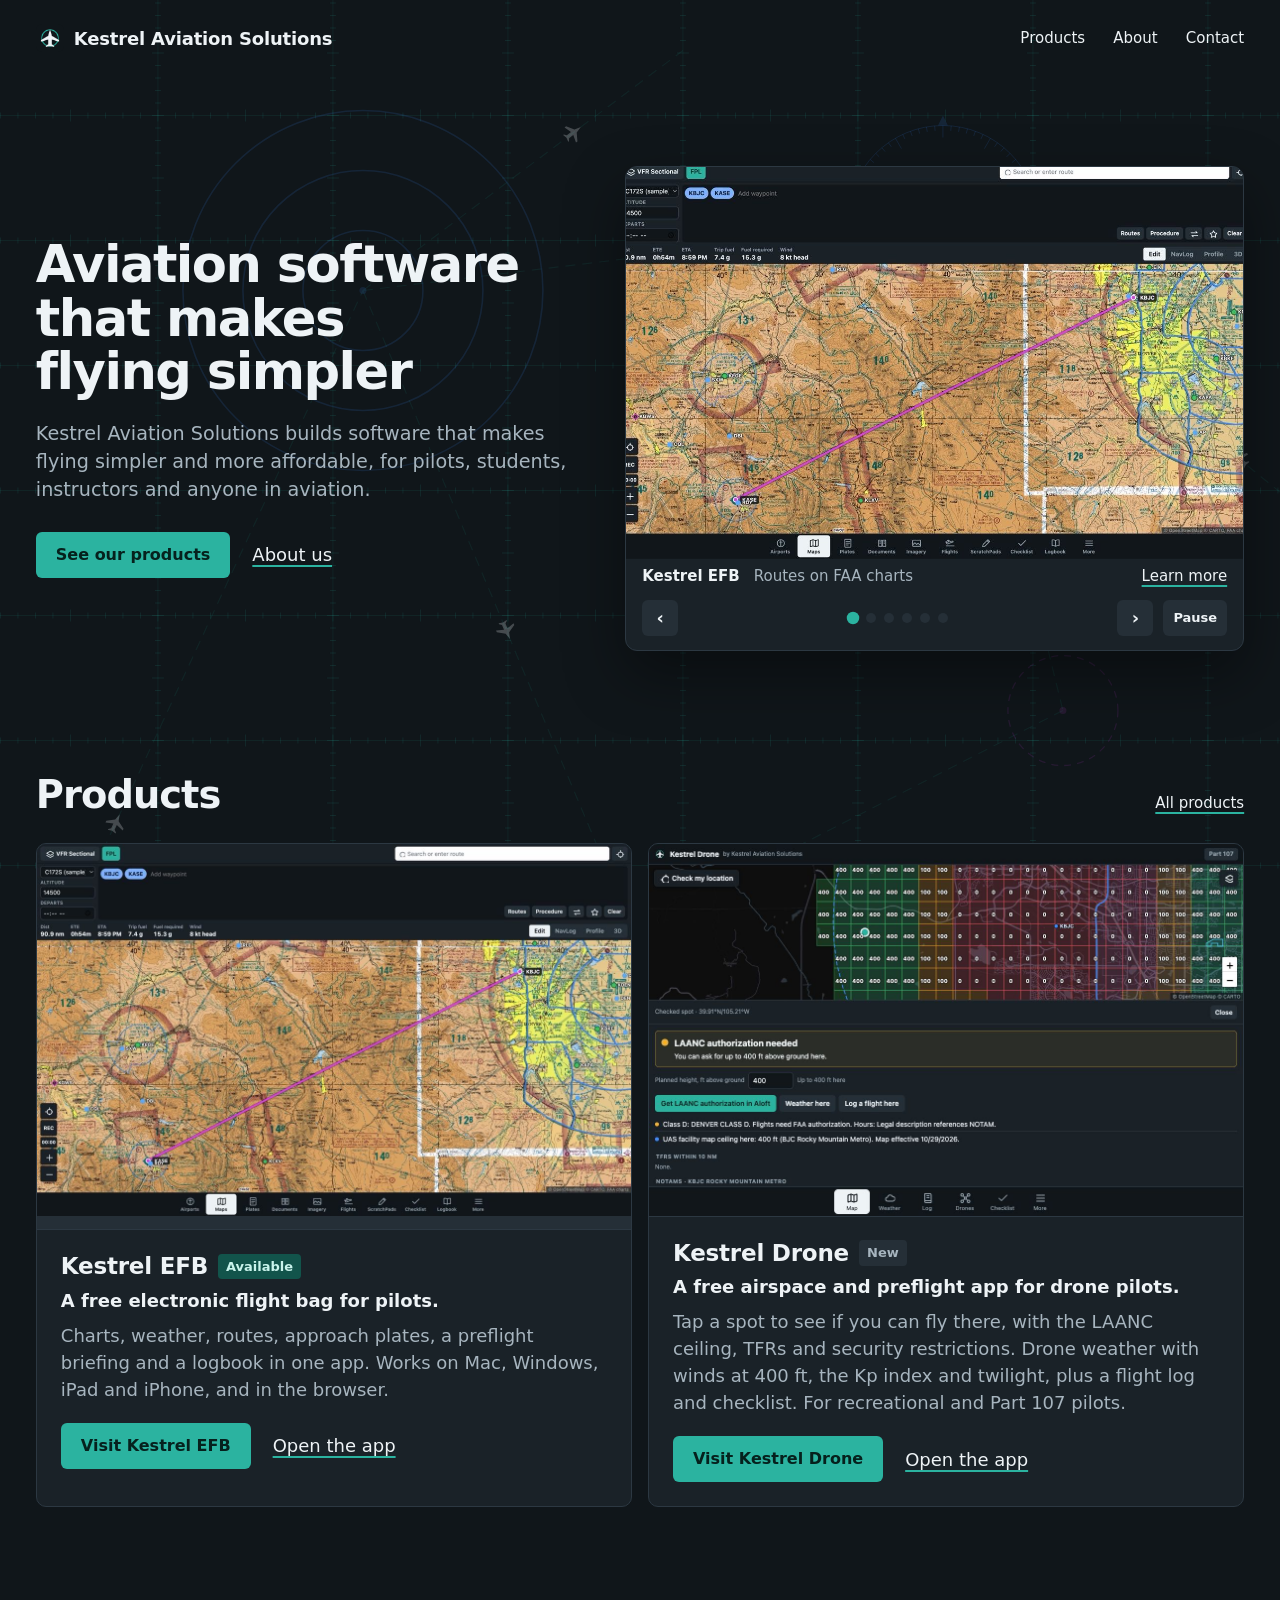
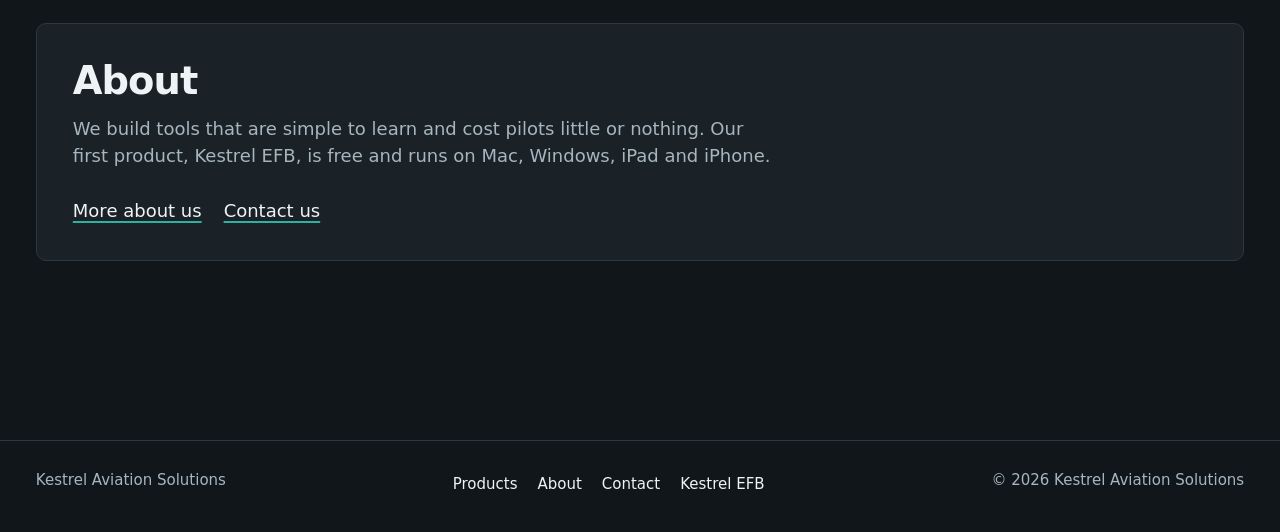
<file: index.html>
<!doctype html>
<html lang="en">
<head>
<meta charset="utf-8">
<meta name="viewport" content="width=device-width, initial-scale=1">
<title>Kestrel Aviation Solutions · Aviation software for pilots</title>
<meta name="description" content="Kestrel Aviation Solutions builds software that makes flying simpler and more affordable, for pilots, students, instructors and anyone in aviation.">
<meta name="theme-color" content="#10161a">
<link rel="canonical" href="https://kestrelaviation.tech/">
<meta property="og:type" content="website">
<meta property="og:site_name" content="Kestrel Aviation Solutions">
<meta property="og:title" content="Kestrel Aviation Solutions · Aviation software for pilots">
<meta property="og:description" content="Kestrel Aviation Solutions builds software that makes flying simpler and more affordable, for pilots, students, instructors and anyone in aviation.">
<meta property="og:url" content="https://kestrelaviation.tech/">
<meta property="og:image" content="https://kestrelaviation.tech/img/kestrel-efb.jpg">
<meta name="twitter:card" content="summary_large_image">
<link rel="icon" href="/img/icon.svg" type="image/svg+xml">
<link rel="icon" href="/img/favicon.png" type="image/png" sizes="64x64">
<link rel="apple-touch-icon" href="/img/icon-180.png">
<link rel="stylesheet" href="/css/site.css">
<script>document.documentElement.classList.add('js')</script>
</head>
<body>
<header class="nav">
  <a class="mark" href="/"><img src="/img/icon-180.png" width="28" height="28" alt="">Kestrel Aviation Solutions</a>
  <nav aria-label="Main"><ul><li><a href="/products.html">Products</a></li><li class=opt><a href="/about.html">About</a></li><li><a href="/contact.html">Contact</a></li></ul></nav>
</header>
<main>
<section class="intro wrap hero-split">
  <div class="copy">
  <h1 data-rise>Aviation software that makes flying simpler</h1>
  <p data-rise style="--i:1">Kestrel Aviation Solutions builds software that makes flying simpler and more affordable, for pilots, students, instructors and anyone in aviation.</p>
  <div class="acts" data-rise style="--i:2">
    <a class="btn" href="/products.html">See our products</a>
    <a class="link" href="/about.html">About us</a>
  </div>
  </div>
  <div class="art" data-rise style="--i:3"><div class="carousel" aria-roledescription="carousel" aria-label="Our products">
    <div class="track" tabindex="0">
      <figure class="slide" role="group" aria-roledescription="slide" aria-label="1 of 6: Kestrel EFB">
        <img src="/img/slides/efb-route.jpg" width="1200" height="750" alt="A route from Rocky Mountain Metropolitan to Aspen on a VFR sectional chart, with distance, time and fuel">
        <figcaption><span class="prod">Kestrel EFB</span><span class="cap">Routes on FAA charts</span><a class="link" href="https://efb.kestrelaviation.tech">Learn more</a></figcaption>
      </figure>
      <figure class="slide" role="group" aria-roledescription="slide" aria-label="2 of 6: Kestrel Drone">
        <img src="/img/slides/drone-laanc.jpg" width="1200" height="750" alt="FAA facility map grid near Rocky Mountain Metro, with a spot that needs LAANC authorization up to 400 ft" loading="lazy">
        <figcaption><span class="prod">Kestrel Drone</span><span class="cap">LAANC ceilings for every grid square</span><a class="link" href="https://drone.kestrelaviation.tech">Learn more</a></figcaption>
      </figure>
      <figure class="slide" role="group" aria-roledescription="slide" aria-label="3 of 6: Kestrel EFB">
        <img src="/img/slides/efb-airport.jpg" width="1200" height="750" alt="Airport page for Aspen with METAR, TAF, frequencies and runways" loading="lazy">
        <figcaption><span class="prod">Kestrel EFB</span><span class="cap">Airport weather and runways</span><a class="link" href="https://efb.kestrelaviation.tech">Learn more</a></figcaption>
      </figure>
      <figure class="slide" role="group" aria-roledescription="slide" aria-label="4 of 6: Kestrel Drone">
        <img src="/img/slides/drone-restricted.jpg" width="1200" height="750" alt="A check at the White House: restricted, because of prohibited area P-56, a security TFR and the National Park Service" loading="lazy">
        <figcaption><span class="prod">Kestrel Drone</span><span class="cap">Restrictions explained, spot by spot</span><a class="link" href="https://drone.kestrelaviation.tech">Learn more</a></figcaption>
      </figure>
      <figure class="slide" role="group" aria-roledescription="slide" aria-label="5 of 6: Kestrel EFB">
        <img src="/img/slides/efb-3d.jpg" width="1200" height="750" alt="3D terrain view along the route toward Aspen at 14,500 ft" loading="lazy">
        <figcaption><span class="prod">Kestrel EFB</span><span class="cap">Your route over terrain in 3D</span><a class="link" href="https://efb.kestrelaviation.tech">Learn more</a></figcaption>
      </figure>
      <figure class="slide" role="group" aria-roledescription="slide" aria-label="6 of 6: Kestrel Drone">
        <img src="/img/slides/drone-weather.jpg" width="1200" height="750" alt="Drone weather: wind at three heights, conditions, twilight times and the Kp index" loading="lazy">
        <figcaption><span class="prod">Kestrel Drone</span><span class="cap">Weather for drones</span><a class="link" href="https://drone.kestrelaviation.tech">Learn more</a></figcaption>
      </figure>
    </div>
    <div class="controls">
      <button type="button" class="nav-btn prev" aria-label="Previous slide">&#8249;</button>
      <div class="dots"><button type="button" class="dot" aria-label="Show slide 1"></button><button type="button" class="dot" aria-label="Show slide 2"></button><button type="button" class="dot" aria-label="Show slide 3"></button><button type="button" class="dot" aria-label="Show slide 4"></button><button type="button" class="dot" aria-label="Show slide 5"></button><button type="button" class="dot" aria-label="Show slide 6"></button></div>
      <button type="button" class="nav-btn next" aria-label="Next slide">&#8250;</button>
      <button type="button" class="pause" aria-label="Pause">Pause</button>
    </div>
  </div></div>
</section>

<section class="wrap" aria-labelledby="products">
  <div class="sect-head" data-rise>
    <h2 id="products">Products</h2>
    <a class="link small" href="/products.html">All products</a>
  </div>
  <div class="products">
  <article class="product" data-rise style="--i:0">
    <a class="pic" href="https://efb.kestrelaviation.tech" tabindex="-1" aria-hidden="true"><img src="/img/kestrel-efb.jpg" width="1200" height="750" alt="Kestrel EFB showing a route on a VFR sectional chart, with distance, time and fuel above the map" loading="lazy"></a>
    <div class="body">
      <div class="top"><h3>Kestrel EFB</h3><span class="tag on">Available</span></div>
      <p class="summary">A free electronic flight bag for pilots.</p>
      <p class="desc">Charts, weather, routes, approach plates, a preflight briefing and a logbook in one app. Works on Mac, Windows, iPad and iPhone, and in the browser.</p>
      <div class="acts"><a class="btn" href="https://efb.kestrelaviation.tech">Visit Kestrel EFB</a><a class="link" href="https://app.efb.kestrelaviation.tech">Open the app</a></div>
    </div>
  </article>
  <article class="product" data-rise style="--i:1">
    <a class="pic" href="https://drone.kestrelaviation.tech" tabindex="-1" aria-hidden="true"><img src="/img/kestrel-drone.jpg" width="1200" height="750" alt="Kestrel Drone showing the FAA facility map grid near Rocky Mountain Metro airport, with a checked spot that needs LAANC authorization up to 400 ft" loading="lazy"></a>
    <div class="body">
      <div class="top"><h3>Kestrel Drone</h3><span class="tag">New</span></div>
      <p class="summary">A free airspace and preflight app for drone pilots.</p>
      <p class="desc">Tap a spot to see if you can fly there, with the LAANC ceiling, TFRs and security restrictions. Drone weather with winds at 400 ft, the Kp index and twilight, plus a flight log and checklist. For recreational and Part 107 pilots.</p>
      <div class="acts"><a class="btn" href="https://drone.kestrelaviation.tech">Visit Kestrel Drone</a><a class="link" href="https://app.drone.kestrelaviation.tech">Open the app</a></div>
    </div>
  </article>
</div>
</section>

<section class="wrap" aria-labelledby="about">
  <div class="panel" data-rise>
    <h2 id="about">About</h2>
    <p class="soft" style="margin-top:14px">We build tools that are simple to learn and cost pilots little or nothing. Our first product, Kestrel EFB, is free and runs on Mac, Windows, iPad and iPhone.</p>
    <div class="acts"><a class="link" href="/about.html">More about us</a><a class="link" href="/contact.html">Contact us</a></div>
  </div>
</section>

</main>
<footer>
  <div class="in">
    <div>Kestrel Aviation Solutions</div>
    <nav aria-label="Footer"><a href="/products.html">Products</a><a href="/about.html">About</a><a href="/contact.html">Contact</a><a href="https://efb.kestrelaviation.tech">Kestrel EFB</a></nav>
    <div>© 2026 Kestrel Aviation Solutions</div>
  </div>
</footer>
<script src="/js/bg.js" data-mode="plane" defer></script>
<script src="/js/site.js" defer></script>
</body>
</html>
</file>
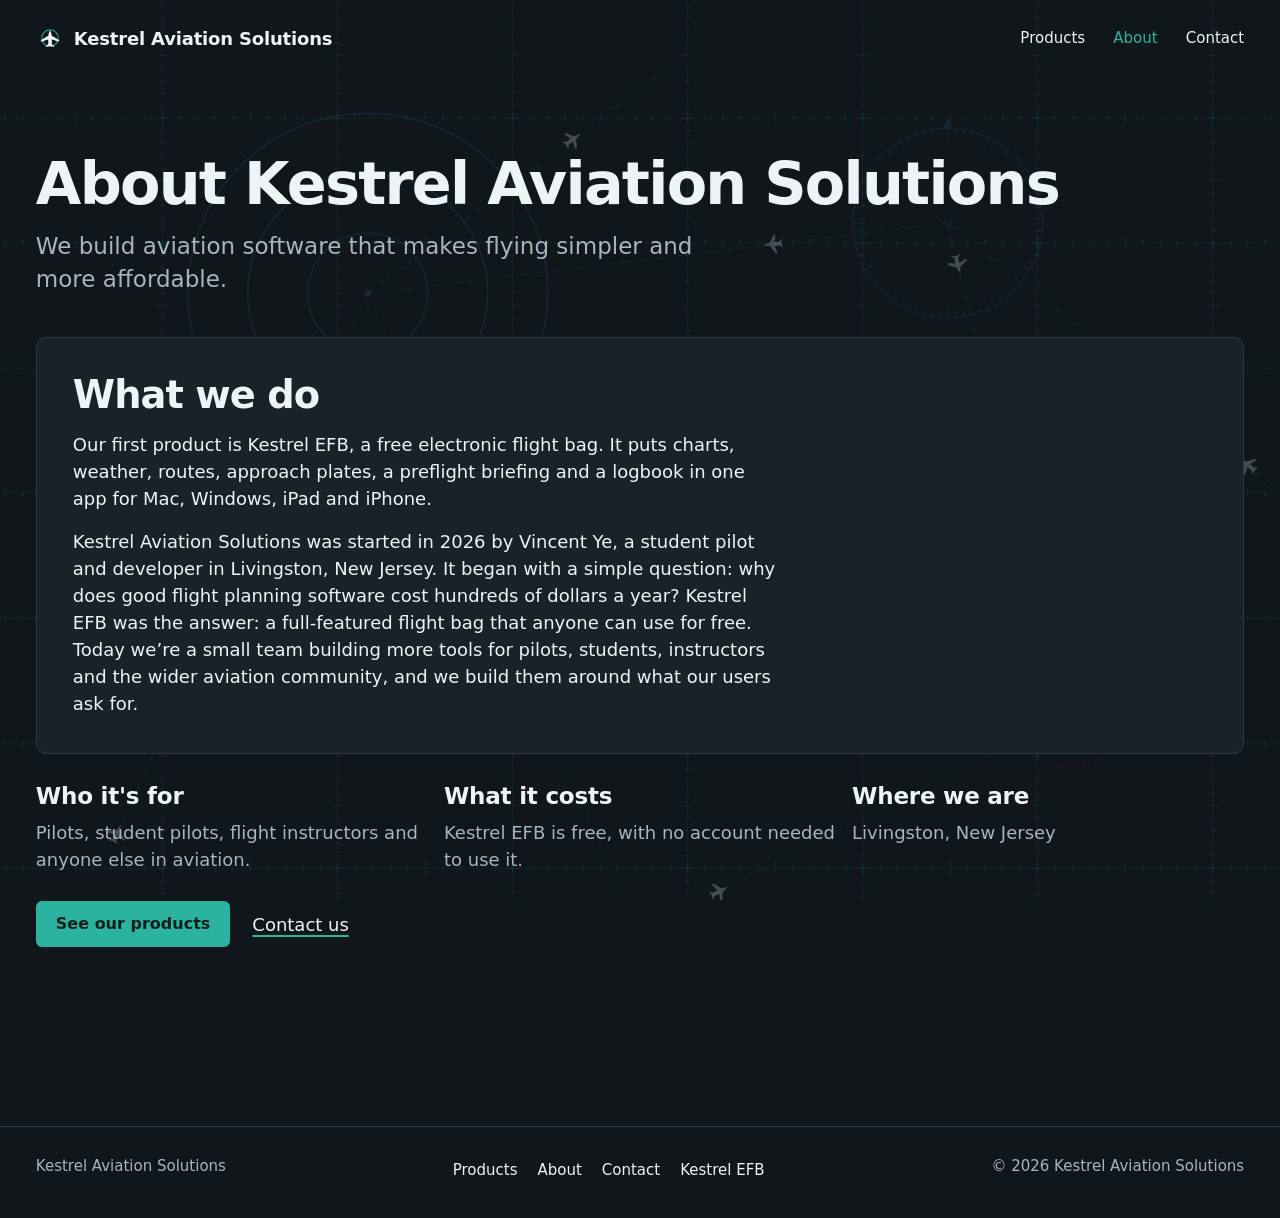
<file: about.html>
<!doctype html>
<html lang="en">
<head>
<meta charset="utf-8">
<meta name="viewport" content="width=device-width, initial-scale=1">
<title>About · Kestrel Aviation Solutions</title>
<meta name="description" content="About Kestrel Aviation Solutions and the software we build for aviation.">
<meta name="theme-color" content="#10161a">
<link rel="canonical" href="https://kestrelaviation.tech/about.html">
<meta property="og:type" content="website">
<meta property="og:site_name" content="Kestrel Aviation Solutions">
<meta property="og:title" content="About · Kestrel Aviation Solutions">
<meta property="og:description" content="About Kestrel Aviation Solutions and the software we build for aviation.">
<meta property="og:url" content="https://kestrelaviation.tech/about.html">
<meta property="og:image" content="https://kestrelaviation.tech/img/kestrel-efb.jpg">
<meta name="twitter:card" content="summary_large_image">
<link rel="icon" href="/img/icon.svg" type="image/svg+xml">
<link rel="icon" href="/img/favicon.png" type="image/png" sizes="64x64">
<link rel="apple-touch-icon" href="/img/icon-180.png">
<link rel="stylesheet" href="/css/site.css">
<script>document.documentElement.classList.add('js')</script>
</head>
<body>
<header class="nav">
  <a class="mark" href="/"><img src="/img/icon-180.png" width="28" height="28" alt="">Kestrel Aviation Solutions</a>
  <nav aria-label="Main"><ul><li><a href="/products.html">Products</a></li><li class=opt><a href="/about.html" aria-current=page>About</a></li><li><a href="/contact.html">Contact</a></li></ul></nav>
</header>
<main>
<section class="page-head wrap">
  <h1 data-rise>About Kestrel Aviation Solutions</h1>
  <p data-rise style="--i:1">We build aviation software that makes flying simpler and more affordable.</p>
</section>

<section class="wrap" style="margin-top:40px">
  <div class="panel prose" data-rise style="--i:0">
    <h2>What we do</h2>
    <p>Our first product is Kestrel EFB, a free electronic flight bag. It puts charts, weather, routes, approach plates, a preflight briefing and a logbook in one app for Mac, Windows, iPad and iPhone.</p>
    <p>Kestrel Aviation Solutions was started in 2026 by Vincent Ye, a student pilot and developer in Livingston, New Jersey. It began with a simple question: why does good flight planning software cost hundreds of dollars a year? Kestrel EFB was the answer: a full-featured flight bag that anyone can use for free. Today we’re a small team building more tools for pilots, students, instructors and the wider aviation community, and we build them around what our users ask for.</p>
  </div>
  <div class="cols">
    <div class="panelNone" data-rise style="--i:1"><h3>Who it's for</h3><p class="soft">Pilots, student pilots, flight instructors and anyone else in aviation.</p></div>
    <div class="panelNone" data-rise style="--i:2"><h3>What it costs</h3><p class="soft">Kestrel EFB is free, with no account needed to use it.</p></div>
    <div class="panelNone" data-rise style="--i:0"><h3>Where we are</h3><p class="soft">Livingston, New Jersey</p></div>
  </div>
  <div class="acts"><a class="btn" href="/products.html">See our products</a><a class="link" href="/contact.html">Contact us</a></div>
</section>

</main>
<footer>
  <div class="in">
    <div>Kestrel Aviation Solutions</div>
    <nav aria-label="Footer"><a href="/products.html">Products</a><a href="/about.html">About</a><a href="/contact.html">Contact</a><a href="https://efb.kestrelaviation.tech">Kestrel EFB</a></nav>
    <div>© 2026 Kestrel Aviation Solutions</div>
  </div>
</footer>
<script src="/js/bg.js" data-mode="plane" defer></script>
<script src="/js/site.js" defer></script>
</body>
</html>
</file>
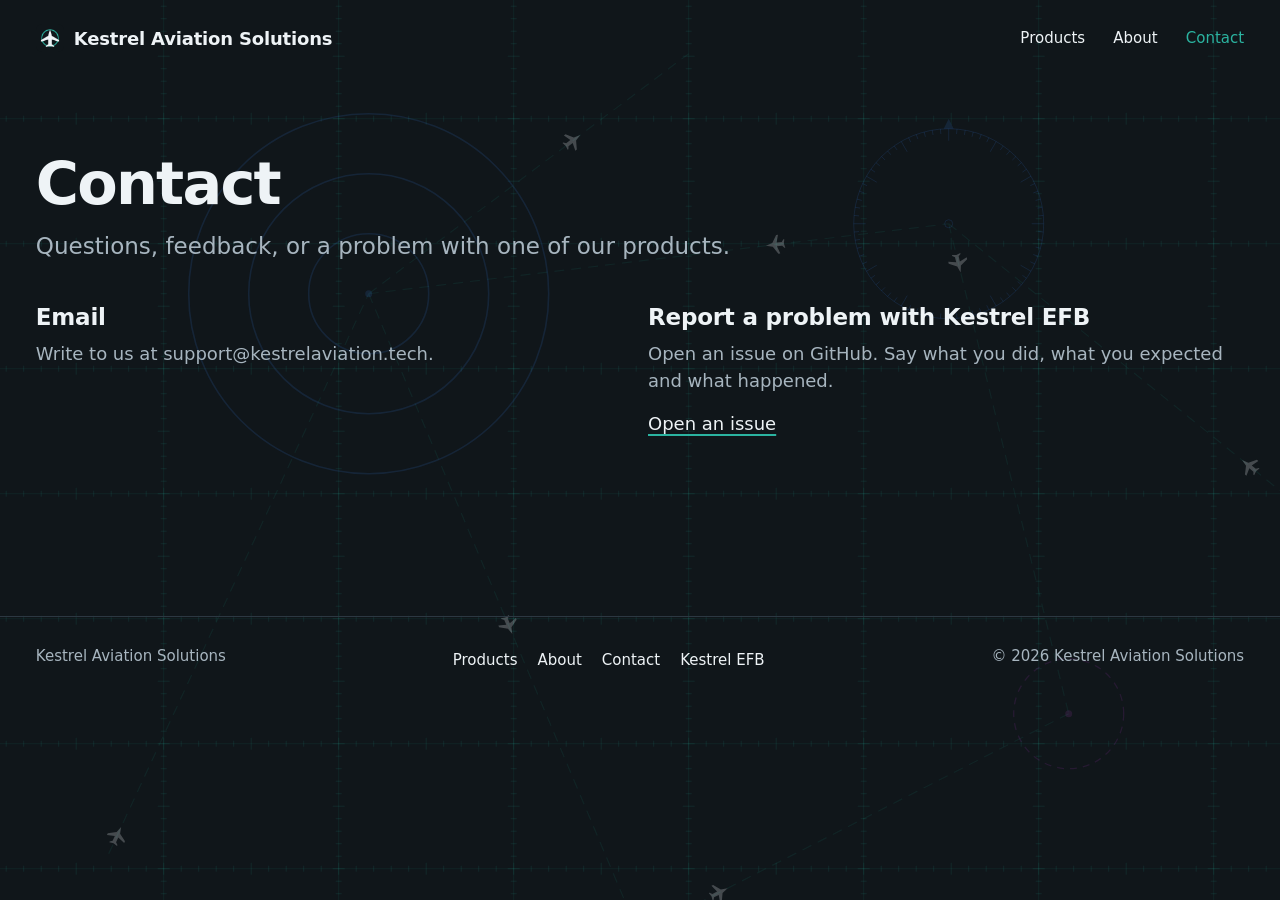
<file: contact.html>
<!doctype html>
<html lang="en">
<head>
<meta charset="utf-8">
<meta name="viewport" content="width=device-width, initial-scale=1">
<title>Contact · Kestrel Aviation Solutions</title>
<meta name="description" content="Contact Kestrel Aviation Solutions, or report a problem with one of our products.">
<meta name="theme-color" content="#10161a">
<link rel="canonical" href="https://kestrelaviation.tech/contact.html">
<meta property="og:type" content="website">
<meta property="og:site_name" content="Kestrel Aviation Solutions">
<meta property="og:title" content="Contact · Kestrel Aviation Solutions">
<meta property="og:description" content="Contact Kestrel Aviation Solutions, or report a problem with one of our products.">
<meta property="og:url" content="https://kestrelaviation.tech/contact.html">
<meta property="og:image" content="https://kestrelaviation.tech/img/kestrel-efb.jpg">
<meta name="twitter:card" content="summary_large_image">
<link rel="icon" href="/img/icon.svg" type="image/svg+xml">
<link rel="icon" href="/img/favicon.png" type="image/png" sizes="64x64">
<link rel="apple-touch-icon" href="/img/icon-180.png">
<link rel="stylesheet" href="/css/site.css">
<script>document.documentElement.classList.add('js')</script>
</head>
<body>
<header class="nav">
  <a class="mark" href="/"><img src="/img/icon-180.png" width="28" height="28" alt="">Kestrel Aviation Solutions</a>
  <nav aria-label="Main"><ul><li><a href="/products.html">Products</a></li><li class=opt><a href="/about.html">About</a></li><li><a href="/contact.html" aria-current=page>Contact</a></li></ul></nav>
</header>
<main>
<section class="page-head wrap">
  <h1 data-rise>Contact</h1>
  <p data-rise style="--i:1">Questions, feedback, or a problem with one of our products.</p>
</section>

<section class="wrap" style="margin-top:40px">
  <div class="cols">
    <div class="panelNone" data-rise style="--i:0"><h3>Email</h3><p class="soft">Write to us at support@kestrelaviation.tech.</p></div>
    <div class="panelNone" data-rise style="--i:1"><h3>Report a problem with Kestrel EFB</h3><p class="soft">Open an issue on GitHub. Say what you did, what you expected and what happened.</p>
      <div class="acts" style="margin-top:16px"><a class="link" href="https://github.com/algophobic-dev/Kestrel-EFB-App/issues">Open an issue</a></div></div>
  </div>
</section>

</main>
<footer>
  <div class="in">
    <div>Kestrel Aviation Solutions</div>
    <nav aria-label="Footer"><a href="/products.html">Products</a><a href="/about.html">About</a><a href="/contact.html">Contact</a><a href="https://efb.kestrelaviation.tech">Kestrel EFB</a></nav>
    <div>© 2026 Kestrel Aviation Solutions</div>
  </div>
</footer>
<script src="/js/bg.js" data-mode="plane" defer></script>
<script src="/js/site.js" defer></script>
</body>
</html>
</file>
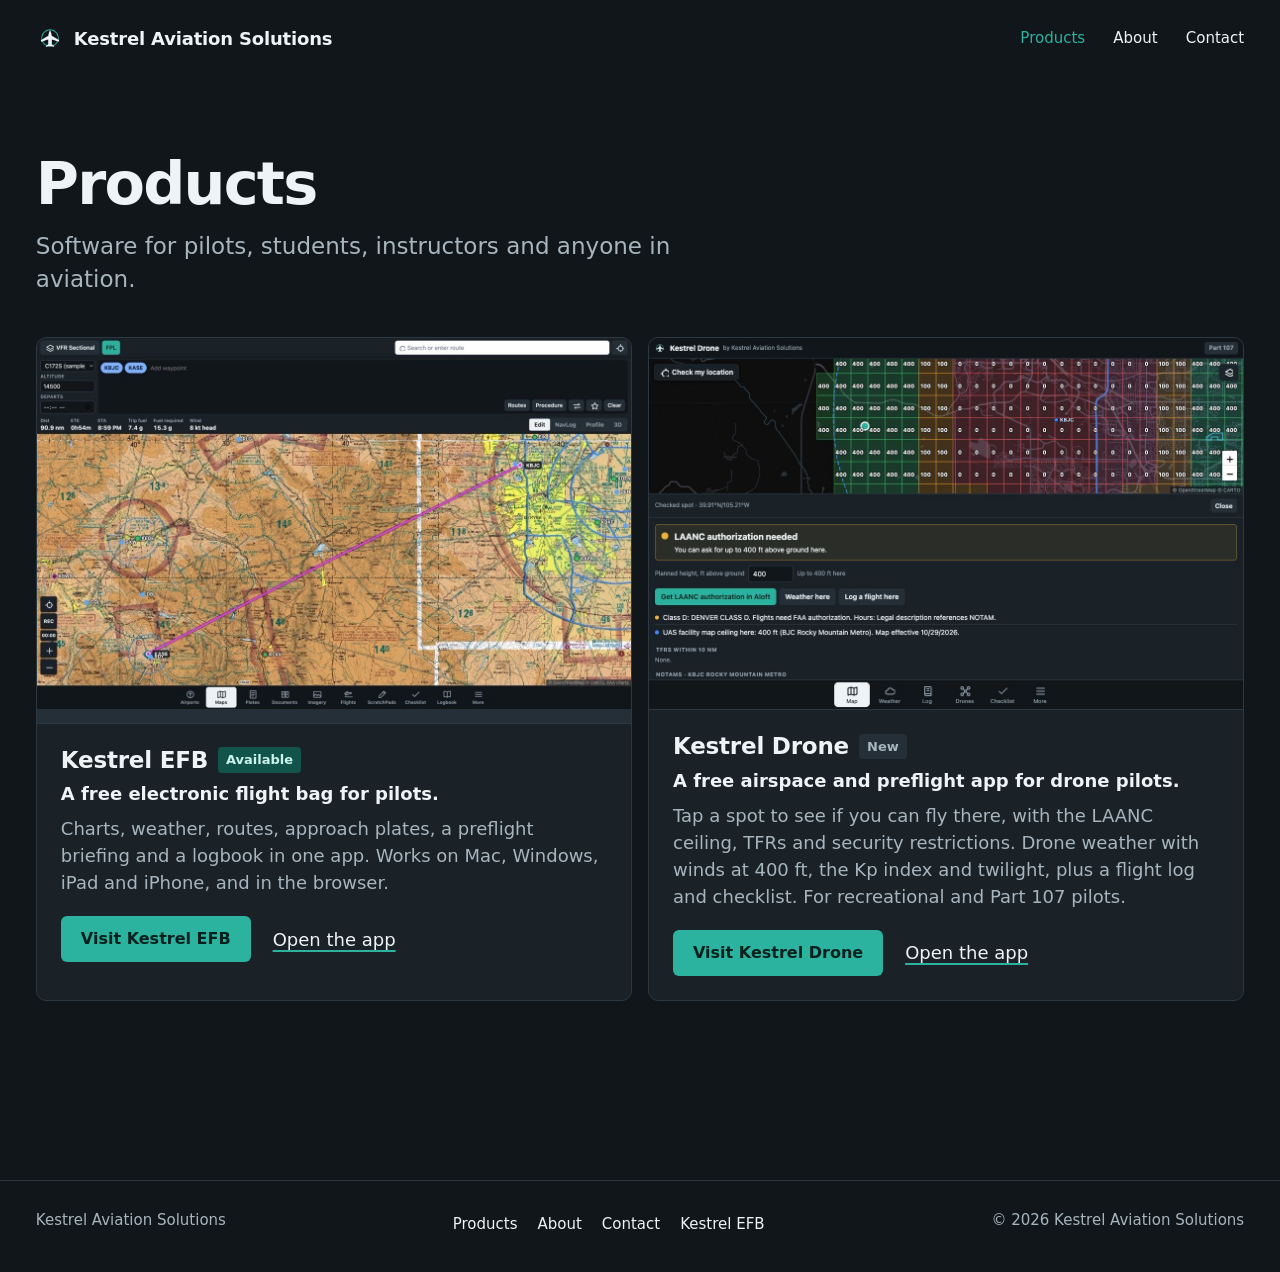
<file: products.html>
<!doctype html>
<html lang="en">
<head>
<meta charset="utf-8">
<meta name="viewport" content="width=device-width, initial-scale=1">
<title>Products · Kestrel Aviation Solutions</title>
<meta name="description" content="Software from Kestrel Aviation Solutions, including Kestrel EFB, a free electronic flight bag for Mac, Windows, iPad and iPhone.">
<meta name="theme-color" content="#10161a">
<link rel="canonical" href="https://kestrelaviation.tech/products.html">
<meta property="og:type" content="website">
<meta property="og:site_name" content="Kestrel Aviation Solutions">
<meta property="og:title" content="Products · Kestrel Aviation Solutions">
<meta property="og:description" content="Software from Kestrel Aviation Solutions, including Kestrel EFB, a free electronic flight bag for Mac, Windows, iPad and iPhone.">
<meta property="og:url" content="https://kestrelaviation.tech/products.html">
<meta property="og:image" content="https://kestrelaviation.tech/img/kestrel-efb.jpg">
<meta name="twitter:card" content="summary_large_image">
<link rel="icon" href="/img/icon.svg" type="image/svg+xml">
<link rel="icon" href="/img/favicon.png" type="image/png" sizes="64x64">
<link rel="apple-touch-icon" href="/img/icon-180.png">
<link rel="stylesheet" href="/css/site.css">
<script>document.documentElement.classList.add('js')</script>
</head>
<body>
<header class="nav">
  <a class="mark" href="/"><img src="/img/icon-180.png" width="28" height="28" alt="">Kestrel Aviation Solutions</a>
  <nav aria-label="Main"><ul><li><a href="/products.html" aria-current=page>Products</a></li><li class=opt><a href="/about.html">About</a></li><li><a href="/contact.html">Contact</a></li></ul></nav>
</header>
<main>
<section class="page-head wrap">
  <h1 data-rise>Products</h1>
  <p data-rise style="--i:1">Software for pilots, students, instructors and anyone in aviation.</p>
</section>

<section class="wrap" style="margin-top:40px" aria-label="Product list">
  <div class="products">
  <article class="product" data-rise style="--i:0">
    <a class="pic" href="https://efb.kestrelaviation.tech" tabindex="-1" aria-hidden="true"><img src="/img/kestrel-efb.jpg" width="1200" height="750" alt="Kestrel EFB showing a route on a VFR sectional chart, with distance, time and fuel above the map" loading="lazy"></a>
    <div class="body">
      <div class="top"><h3>Kestrel EFB</h3><span class="tag on">Available</span></div>
      <p class="summary">A free electronic flight bag for pilots.</p>
      <p class="desc">Charts, weather, routes, approach plates, a preflight briefing and a logbook in one app. Works on Mac, Windows, iPad and iPhone, and in the browser.</p>
      <div class="acts"><a class="btn" href="https://efb.kestrelaviation.tech">Visit Kestrel EFB</a><a class="link" href="https://app.efb.kestrelaviation.tech">Open the app</a></div>
    </div>
  </article>
  <article class="product" data-rise style="--i:1">
    <a class="pic" href="https://drone.kestrelaviation.tech" tabindex="-1" aria-hidden="true"><img src="/img/kestrel-drone.jpg" width="1200" height="750" alt="Kestrel Drone showing the FAA facility map grid near Rocky Mountain Metro airport, with a checked spot that needs LAANC authorization up to 400 ft" loading="lazy"></a>
    <div class="body">
      <div class="top"><h3>Kestrel Drone</h3><span class="tag">New</span></div>
      <p class="summary">A free airspace and preflight app for drone pilots.</p>
      <p class="desc">Tap a spot to see if you can fly there, with the LAANC ceiling, TFRs and security restrictions. Drone weather with winds at 400 ft, the Kp index and twilight, plus a flight log and checklist. For recreational and Part 107 pilots.</p>
      <div class="acts"><a class="btn" href="https://drone.kestrelaviation.tech">Visit Kestrel Drone</a><a class="link" href="https://app.drone.kestrelaviation.tech">Open the app</a></div>
    </div>
  </article>
</div>
</section>

</main>
<footer>
  <div class="in">
    <div>Kestrel Aviation Solutions</div>
    <nav aria-label="Footer"><a href="/products.html">Products</a><a href="/about.html">About</a><a href="/contact.html">Contact</a><a href="https://efb.kestrelaviation.tech">Kestrel EFB</a></nav>
    <div>© 2026 Kestrel Aviation Solutions</div>
  </div>
</footer>
<script src="/js/bg.js" data-mode="plane" defer></script>
<script src="/js/site.js" defer></script>
</body>
</html>
</file>
<file: css/site.css>
/* Kestrel Aviation Solutions. Same colours, type and parts as the Kestrel EFB website. */
:root {
  --ground: #10161a; --panel: #1a2228; --raised: #252f37; --line: #2c3842;
  --ink: #eef3f6; --soft: #a7b5bf; --accent: #2bb3a0; --accent-ink: #06211d;
  --font: system-ui, -apple-system, "Segoe UI", Roboto, "Helvetica Neue", Arial, sans-serif;
  --display: clamp(40px, 4.6vw, 68px); --h2: clamp(28px, 3vw, 44px); --statement: clamp(20px, 1.8vw, 24px);
  --body: 18px; --small: 15px;
  --m: clamp(20px, 2.8vw, 40px); --gap: clamp(72px, 9vw, 128px); --r: 6px;
}
* { box-sizing: border-box; }
html { -webkit-text-size-adjust: 100%; }
body { margin: 0; background: var(--ground); color: var(--ink); font: var(--body)/1.5 var(--font); overflow-x: hidden; }
img { display: block; max-width: 100%; height: auto; }
a { color: inherit; }
h1, h2, h3, p { margin: 0; }
h1 { font-size: var(--display); line-height: 1.04; letter-spacing: -.03em; font-weight: 650; text-wrap: balance; }
h2 { font-size: var(--h2); line-height: 1.08; letter-spacing: -.025em; font-weight: 650; text-wrap: balance; }
h3 { font-size: var(--statement); line-height: 1.25; letter-spacing: -.01em; font-weight: 600; }
p { max-width: 62ch; }
.soft { color: var(--soft); }
.small { font-size: var(--small); }
:focus-visible { outline: 3px solid var(--accent); outline-offset: 3px; }
::selection { background: var(--accent); color: var(--accent-ink); }

.wrap { padding-inline: var(--m); max-width: 1280px; margin-inline: auto; }
section { margin-top: var(--gap); }

/* Navigation: wordmark, links, one action */
.nav { display: flex; align-items: center; justify-content: space-between; gap: 16px; padding: 24px var(--m); font-size: var(--small); max-width: 1280px; margin-inline: auto; }
.nav .mark { display: flex; align-items: center; gap: 10px; white-space: nowrap; font-weight: 700; font-size: 18px; text-decoration: none; letter-spacing: -.01em; }
.nav .mark img { width: 28px; height: 28px; border-radius: 6px; }
.nav ul { display: flex; align-items: center; gap: clamp(14px, 2.2vw, 30px); list-style: none; margin: 0; padding: 0; }
.nav a { text-decoration: none; }
.nav ul a:not(.btn) { padding: 10px 0; }
.nav ul a:not(.btn):hover, .nav a[aria-current] { color: var(--accent); }

/* Buttons and links */
.btn { display: inline-flex; align-items: center; justify-content: center; min-height: 46px; padding: 0 20px; border-radius: var(--r); border: 0; cursor: pointer;
  background: var(--accent); color: var(--accent-ink); font: 600 16px/1 var(--font); white-space: nowrap; text-decoration: none; transition: background .15s; }
.btn:hover { background: #39c9b5; }
.btn.quiet { background: var(--raised); color: var(--ink); }
.btn.quiet:hover { background: #303c46; }
.btn.sm { min-height: 40px; padding: 0 14px; font-size: var(--small); }
.link { text-decoration: underline; text-underline-offset: 4px; text-decoration-thickness: 2px; text-decoration-color: var(--accent); }
.link:hover { color: var(--accent); }
.acts { display: flex; flex-wrap: wrap; align-items: center; gap: 12px 22px; margin-top: 28px; }

/* Home intro */
.intro { margin-top: 0; padding-top: clamp(40px, 7vw, 96px); }
.intro h1 { max-width: 16ch; }
.intro p { margin-top: 22px; font-size: var(--statement); line-height: 1.45; color: var(--soft); max-width: 46ch; }
.page-head { margin-top: 0; padding-top: clamp(40px, 6vw, 80px); }
.page-head p { margin-top: 16px; font-size: var(--statement); line-height: 1.45; color: var(--soft); max-width: 48ch; }
.sect-head { display: flex; flex-wrap: wrap; align-items: baseline; justify-content: space-between; gap: 8px 24px; }

/* Product cards, built from products.json */
.products { display: grid; grid-template-columns: repeat(auto-fill, minmax(min(100%, 520px), 1fr)); gap: 16px; margin-top: 28px; }
.product { display: grid; grid-template-columns: minmax(0, 1fr); background: var(--panel); border: 1px solid var(--line); border-radius: 10px; overflow: hidden; }
.product .pic { border-bottom: 1px solid var(--line); background: var(--raised); }
.product .pic img { width: 100%; aspect-ratio: 16 / 10; object-fit: cover; object-position: left top; }
.product .body { padding: 22px 24px 24px; }
.product .top { display: flex; align-items: center; gap: 10px; flex-wrap: wrap; }
.product .tag { font-size: 13px; font-weight: 700; padding: 3px 8px; border-radius: 4px; background: var(--raised); color: var(--soft); }
.product .tag.on { background: #12544b; color: #c9f4ec; }
.product .summary { margin-top: 6px; font-weight: 600; }
.product .desc { margin-top: 8px; color: var(--soft); }
.product .acts { margin-top: 20px; }
/* With one product, the card runs across the page: picture beside the text. */
.products.one .product { grid-template-columns: minmax(0, 1.25fr) minmax(0, 1fr); }
.products.one .product .pic { border-bottom: 0; border-right: 1px solid var(--line); }
.products.one .product .pic img { height: 100%; }
.products.one .product .body { align-self: center; padding: clamp(24px, 3vw, 40px); }

/* Plain panels for About and Contact */
.panel { background: var(--panel); border: 1px solid var(--line); border-radius: 10px; padding: clamp(22px, 3vw, 36px); }
.cols { display: grid; grid-template-columns: repeat(auto-fit, minmax(min(100%, 300px), 1fr)); gap: 16px; margin-top: 28px; }
.cols h3 + p, .panel h3 + p { margin-top: 8px; }
.prose p + p { margin-top: 16px; }
.prose h2 + p { margin-top: 16px; }

/* Footer */
footer { margin-top: clamp(96px, 14vw, 180px); border-top: 1px solid var(--line); }
footer .in { max-width: 1280px; margin-inline: auto; padding: 28px var(--m) 32px; display: flex; flex-wrap: wrap; justify-content: space-between; gap: 12px 32px; font-size: var(--small); color: var(--soft); }
footer nav { display: flex; gap: 20px; flex-wrap: wrap; }
footer nav a { color: var(--ink); text-decoration: none; padding: 4px 0; }
footer nav a:hover { color: var(--accent); }

/* Not found */
.lost { min-height: 50vh; display: grid; align-content: center; }

/* Narrow screens: the name on one row, the links on the next. */
@media (max-width: 640px) {
  .nav { flex-wrap: wrap; row-gap: 4px; }
  .nav nav { width: 100%; }
  .nav ul { gap: 18px; }
}
@media (max-width: 760px) {
  :root { --body: 17px; }
  .nav { padding-block: 16px; }
  .products.one .product { grid-template-columns: minmax(0, 1fr); }
  .products.one .product .pic { border-right: 0; border-bottom: 1px solid var(--line); }
  .products.one .product .pic img { height: auto; }
}

/* Hero carousel: one product picture at a time. Without script it is a row you can swipe or scroll. */
.carousel { margin-top: clamp(36px, 5vw, 56px); border: 1px solid var(--line); border-radius: 12px; overflow: hidden; background: var(--panel); box-shadow: 0 24px 60px rgba(0, 0, 0, .4); }
.carousel .track { display: flex; overflow-x: auto; scroll-snap-type: x mandatory; scroll-behavior: smooth; scrollbar-width: none; outline: none; }
.carousel .track::-webkit-scrollbar { display: none; }
.carousel .slide { flex: 0 0 100%; margin: 0; scroll-snap-align: start; position: relative; }
.carousel .slide img { width: 100%; aspect-ratio: 16 / 10; object-fit: cover; object-position: left top; }
.carousel figcaption { display: flex; flex-wrap: wrap; align-items: baseline; gap: 4px 14px; padding: 16px 22px; border-top: 1px solid var(--line); }
.carousel .prod { font-weight: 700; }
.carousel .cap { color: var(--soft); flex: 1; min-width: 12ch; }
.carousel .controls { display: flex; align-items: center; gap: 10px; padding: 0 22px 18px; }
.carousel .dots { display: flex; gap: 8px; flex: 1; justify-content: center; }
.carousel .dot { width: 10px; height: 10px; border-radius: 50%; border: 0; padding: 0; background: var(--raised); cursor: pointer; transition: background .25s, transform .25s; }
.carousel .dot[aria-current="true"] { background: var(--accent); transform: scale(1.25); }
.carousel .nav-btn, .carousel .pause { height: 36px; min-width: 36px; padding: 0 10px; border-radius: var(--r); border: 0; background: var(--raised); color: var(--ink); font: 600 18px/1 var(--font); cursor: pointer; transition: background .15s; }
.carousel .pause { font-size: 13px; }
.carousel .nav-btn:hover, .carousel .pause:hover { background: #303c46; }
.js .carousel .slide img { transition: transform 6s ease-out; }
.js .carousel .slide.on img { transform: scale(1.03); }
html:not(.js) .carousel .controls { display: none; }

/* Motion: parts of each page rise in as they come into view. Everything shows at once without script or with reduced motion. */
.js [data-rise] { opacity: 0; transform: translateY(22px); transition: opacity .7s cubic-bezier(.2, .7, .2, 1), transform .7s cubic-bezier(.2, .7, .2, 1); transition-delay: calc(var(--i, 0) * 90ms); }
.js [data-rise].in { opacity: 1; transform: none; }
.product, .panel { transition: transform .25s ease, border-color .25s ease, box-shadow .25s ease; }
.product:hover { transform: translateY(-4px); border-color: #3e5361; box-shadow: 0 16px 40px rgba(0, 0, 0, .35); }
.product .pic img { transition: transform .6s ease; }
.product:hover .pic img { transform: scale(1.03); }
.btn { transition: background .15s, transform .15s; }
.btn:hover { transform: translateY(-1px); }
.nav ul a:not(.btn), .link { transition: color .15s; }
@media (prefers-reduced-motion: reduce) {
  .js [data-rise] { opacity: 1; transform: none; transition: none; }
  .carousel .track { scroll-behavior: auto; }
  .js .carousel .slide img, .product, .product .pic img, .btn { transition: none; transform: none !important; }
}

/* Hero: text on the left, product carousel on the right. Stacked on narrow screens. */
.hero-split { display: grid; grid-template-columns: minmax(0, 1fr) minmax(0, 1.15fr); gap: clamp(32px, 4vw, 64px); align-items: center; padding-bottom: 8px; }
.hero-split h1 { font-size: clamp(38px, 4vw, 60px); }
.hero-split .copy p { font-size: clamp(18px, 1.5vw, 22px); }
.hero-split .carousel { margin-top: 0; }
.hero-split .carousel figcaption { padding: 12px 16px; font-size: 15px; }
.hero-split .carousel .controls { padding: 0 16px 14px; }
@media (max-width: 960px) {
  .hero-split { grid-template-columns: minmax(0, 1fr); }
  .hero-split .carousel { margin-top: 12px; }
}
</file>
